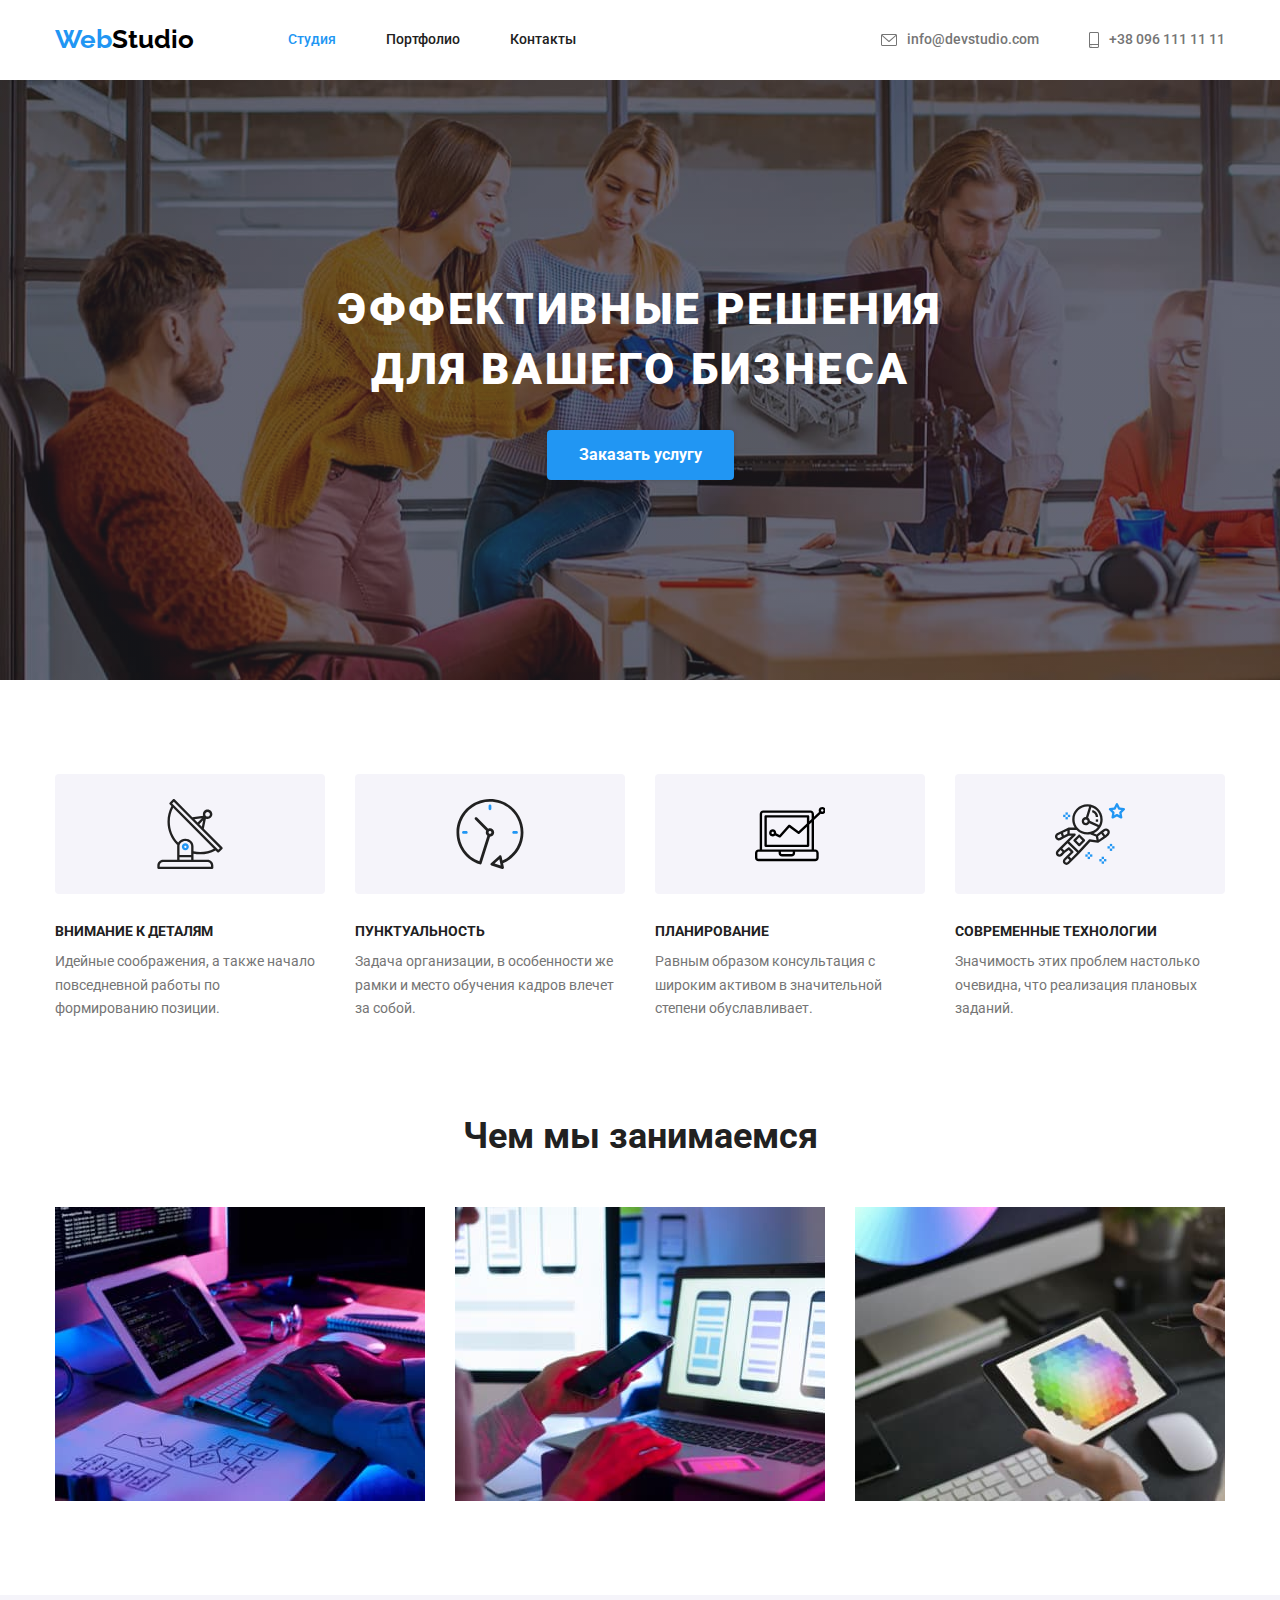
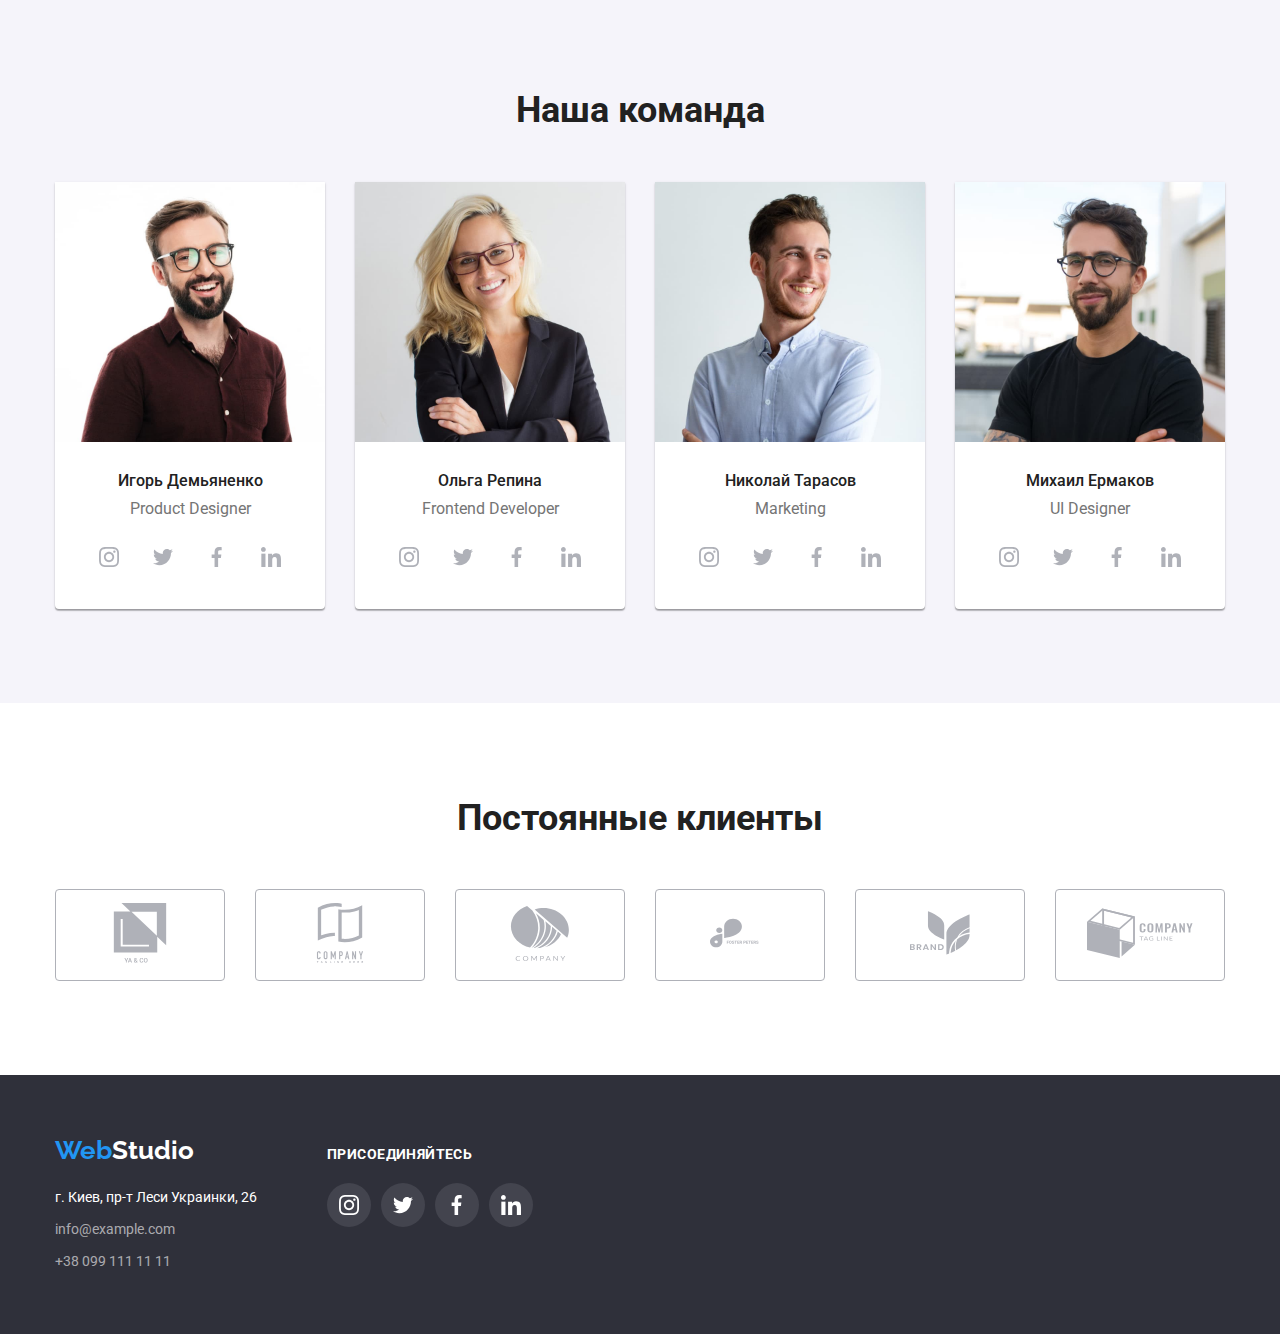
<file: index.html>
<!DOCTYPE html>
<html lang="ru">
  <head>
    <meta charset="UTF-8" />
    <meta http-equiv="X-UA-Compatible" content="IE=edge" />
    <meta name="viewport" content="width=device-width, initial-scale=1.0" />
    <title>WebStudio</title>
    <link rel="preconnect" href="https://fonts.googleapis.com" />
    <link rel="preconnect" href="https://fonts.gstatic.com" crossorigin />
    <link
      href="https://fonts.googleapis.com/css2?family=Raleway:wght@700&family=Roboto:wght@400;500;700;900&display=swap"
      rel="stylesheet"
    />
    <link
      rel="stylesheet"
      href="https://cdnjs.cloudflare.com/ajax/libs/modern-normalize/1.1.0/modern-normalize.min.css"
    />
    <link rel="stylesheet" href="./css/style.css" />
  </head>

  <!-- =========================Header===================================== -->
  <body>
    <header class="header">
      <div class="container header-container">
        <nav class="nav">
          <a class="nav-link" href="/"
            ><span class="span-logo">Web</span>Studio</a
          >
          <ul class="nav-list">
            <li class="nav-list-item">
              <a href="./index.html" class="nav-list-link link-current"
                >Студия</a
              >
            </li>
            <li class="nav-list-item">
              <a href="./portfolio.html" class="nav-list-link">Портфолио</a>
            </li>
            <li class="nav-list-item">
              <a href="" class="nav-list-link">Контакты</a>
            </li>
          </ul>
        </nav>

        <ul class="contacts">
          <li class="contacts-list">
            <a
              aria-label="Иконка конверта"
              class="contacts-list-item"
              href="mailto:info@devstudio.com"
            >
              <svg class="envelope" width="16" height="12">
                <use href="./images/for-sprite/sprite.svg#icon-envelope"></use>
              </svg>
              info@devstudio.com</a
            >
          </li>
          <li class="contacts-list">
            <a
              aria-label="Иконка телефона"
              class="contacts-list-item"
              href="tel:+380961111111"
            >
              <svg class="smartphone" width="10" height="16">
                <use
                  href="./images/for-sprite/sprite.svg#icon-smartphone"
                ></use>
              </svg>
              +38 096 111 11 11
            </a>
          </li>
        </ul>
      </div>
    </header>
    <main>
      <!--=======================hero=========================================-->
      <section class="hero-section">
        <div class="container">
          <h1 class="hero-title">Эффективные решения для вашего бизнеса</h1>
          <button type="button" class="hero-btn">Заказать услугу</button>
        </div>
      </section>

      <!--=======================features===================================-->
      <section class="features-section">
        <div class="features container">
          <h2 class="visually-hidden">Наши сильные стороны</h2>
          <ul class="features-list">
            <li class="features-list-item">
              <div class="features-icon-container">
                <svg class="features-icon">
                  <use href="./images/for-sprite/sprite.svg#icon-antenna"></use>
                </svg>
              </div>
              <h3 class="features-title">Внимание к деталям</h3>
              <p class="features-text">
                Идейные соображения, а также начало повседневной работы по
                формированию позиции.
              </p>
            </li>
            <li class="features-list-item">
              <div class="features-icon-container">
                <svg class="features-icon">
                  <use href="./images/for-sprite/sprite.svg#icon-clock"></use>
                </svg>
              </div>
              <h3 class="features-title">Пунктуальность</h3>
              <p class="features-text">
                Задача организации, в особенности же рамки и место обучения
                кадров влечет за собой.
              </p>
            </li>
            <li class="features-list-item">
              <div class="features-icon-container">
                <svg class="features-icon">
                  <use href="./images/for-sprite/sprite.svg#icon-vector"></use>
                </svg>
              </div>
              <h3 class="features-title">Планирование</h3>
              <p class="features-text">
                Равным образом консультация с широким активом в значительной
                степени обуславливает.
              </p>
            </li>
            <li class="features-list-item">
              <div class="features-icon-container">
                <svg class="features-icon">
                  <use
                    href="./images/for-sprite/sprite.svg#icon-astronaut"
                  ></use>
                </svg>
              </div>
              <h3 class="features-title">Современные технологии</h3>
              <p class="features-text">
                Значимость этих проблем настолько очевидна, что реализация
                плановых заданий.
              </p>
            </li>
          </ul>
        </div>
      </section>
      <!--======================we-do=============================================-->
      <section class="we-do-section section">
        <div class="container">
          <h2 class="we-do-title section-title">Чем мы занимаемся</h2>
          <ul class="we-do-list list">
            <li class="we-do-list-item">
              <img
                src="./images/box1.jpg"
                alt="Разработка сайтов"
                width="370"
                height="294"
              />
            </li>
            <li class="we-do-list-item">
              <img
                src="./images/box2.jpg"
                alt="Разработка мобильных приложений"
                width="370"
                height="294"
              />
            </li>
            <li class="we-do-list-item">
              <img
                src="./images/box3.jpg"
                alt="Дизайн"
                width="370"
                height="294"
              />
            </li>
          </ul>
        </div>
      </section>
      <!--======================our-team====================================================-->
      <section class="our-team-section section">
        <div class="our-team-container container">
          <h2 class="our-team-title section-title">Наша команда</h2>
          <ul class="our-team-list list">
            <li class="our-team-list-item">
              <img
                src="./images/teamcard1.jpg"
                alt="Дизайнер"
                width="270"
                height="260"
              />
              <div class="our-team-div">
                <h3 class="section-title-list">Игорь Демьяненко</h3>
                <p class="our-team-text">Product Designer</p>
                <ul class="social-list">
                  <li class="social-list-item">
                    <a class="social-list-link" href="">
                      <svg class="social-list-icon" width="20" height="20">
                        <use
                          href="./images/for-sprite/sprite.svg#icon-instagram"
                        ></use></svg
                    ></a>
                  </li>
                  <li class="social-list-item">
                    <a class="social-list-link" href="">
                      <svg class="social-list-icon" width="20" height="20">
                        <use
                          href="./images/for-sprite/sprite.svg#icon-twitter"
                        ></use></svg
                    ></a>
                  </li>
                  <li class="social-list-item">
                    <a class="social-list-link" href="">
                      <svg class="social-list-icon" width="20" height="20">
                        <use
                          href="./images/for-sprite/sprite.svg#icon-facebook"
                        ></use></svg
                    ></a>
                  </li>
                  <li class="social-list-item">
                    <a class="social-list-link" href="">
                      <svg class="social-list-icon" width="20" height="20">
                        <use
                          href="./images/for-sprite/sprite.svg#icon-linkedin"
                        ></use>
                      </svg>
                    </a>
                  </li>
                </ul>
              </div>
            </li>
            <li class="our-team-list-item">
              <img
                src="./images/teamcard2.jpg"
                alt="Разработчик"
                width="270"
                height="260"
              />
              <div class="our-team-div">
                <h3 class="section-title-list">Ольга Репина</h3>
                <p class="our-team-text">Frontend Developer</p>
                <ul class="social-list">
                  <li class="social-list-item">
                    <a class="social-list-link" href="">
                      <svg class="social-list-icon" width="20" height="20">
                        <use
                          href="./images/for-sprite/sprite.svg#icon-instagram"
                        ></use></svg
                    ></a>
                  </li>
                  <li class="social-list-item">
                    <a class="social-list-link" href="">
                      <svg class="social-list-icon" width="20" height="20">
                        <use
                          href="./images/for-sprite/sprite.svg#icon-twitter"
                        ></use></svg
                    ></a>
                  </li>
                  <li class="social-list-item">
                    <a class="social-list-link" href="">
                      <svg class="social-list-icon" width="20" height="20">
                        <use
                          href="./images/for-sprite/sprite.svg#icon-facebook"
                        ></use></svg
                    ></a>
                  </li>
                  <li class="social-list-item">
                    <a class="social-list-link" href="">
                      <svg class="social-list-icon" width="20" height="20">
                        <use
                          href="./images/for-sprite/sprite.svg#icon-linkedin"
                        ></use>
                      </svg>
                    </a>
                  </li>
                </ul>
              </div>
            </li>
            <li class="our-team-list-item">
              <img
                src="./images/teamcard3.jpg"
                alt="Маркетолог"
                width="270"
                height="260"
              />
              <div class="our-team-div">
                <h3 class="section-title-list">Николай Тарасов</h3>
                <p class="our-team-text">Marketing</p>
                <ul class="social-list">
                  <li class="social-list-item">
                    <a class="social-list-link" href="">
                      <svg class="social-list-icon" width="20" height="20">
                        <use
                          href="./images/for-sprite/sprite.svg#icon-instagram"
                        ></use></svg
                    ></a>
                  </li>
                  <li class="social-list-item">
                    <a class="social-list-link" href="">
                      <svg class="social-list-icon" width="20" height="20">
                        <use
                          href="./images/for-sprite/sprite.svg#icon-twitter"
                        ></use></svg
                    ></a>
                  </li>
                  <li class="social-list-item">
                    <a class="social-list-link" href="">
                      <svg class="social-list-icon" width="20" height="20">
                        <use
                          href="./images/for-sprite/sprite.svg#icon-facebook"
                        ></use></svg
                    ></a>
                  </li>
                  <li class="social-list-item">
                    <a class="social-list-link" href="">
                      <svg class="social-list-icon" width="20" height="20">
                        <use
                          href="./images/for-sprite/sprite.svg#icon-linkedin"
                        ></use>
                      </svg>
                    </a>
                  </li>
                </ul>
              </div>
            </li>
            <li class="our-team-list-item">
              <img
                src="./images/teamcard4.jpg"
                alt="Дизайнер"
                width="270"
                height="260"
              />
              <div class="our-team-div">
                <h3 class="section-title-list">Михаил Ермаков</h3>
                <p class="our-team-text">UI Designer</p>
                <ul class="social-list">
                  <li class="social-list-item">
                    <a class="social-list-link" href="">
                      <svg class="social-list-icon" width="20" height="20">
                        <use
                          href="./images/for-sprite/sprite.svg#icon-instagram"
                        ></use></svg
                    ></a>
                  </li>
                  <li class="social-list-item">
                    <a class="social-list-link" href="">
                      <svg class="social-list-icon" width="20" height="20">
                        <use
                          href="./images/for-sprite/sprite.svg#icon-twitter"
                        ></use></svg
                    ></a>
                  </li>
                  <li class="social-list-item">
                    <a class="social-list-link" href="">
                      <svg class="social-list-icon" width="20" height="20">
                        <use
                          href="./images/for-sprite/sprite.svg#icon-facebook"
                        ></use></svg
                    ></a>
                  </li>
                  <li class="social-list-item">
                    <a class="social-list-link" href="">
                      <svg class="social-list-icon" width="20" height="20">
                        <use
                          href="./images/for-sprite/sprite.svg#icon-linkedin"
                        ></use>
                      </svg>
                    </a>
                  </li>
                </ul>
              </div>
            </li>
          </ul>
        </div>
      </section>
    </main>

    <!-- =========================clients========================= -->
    <section class="section">
      <div class="container">
        <h2 class="clients-title section-title">Постоянные клиенты</h2>
        <ul class="clients-list">
          <li class="clients-list-item">
            <div class="clients-list-container">
              <a class="clients-list-link" href="">
                <svg class="clients-icon">
                  <use
                    href="./images/for-sprite/sprite.svg#icon-group1"
                  ></use></svg
              ></a>
            </div>
          </li>
          <li class="clients-list-item">
            <div class="clients-list-container">
              <a class="clients-list-link" href="">
                <svg class="clients-icon">
                  <use
                    href="./images/for-sprite/sprite.svg#icon-group2"
                  ></use></svg
              ></a>
            </div>
          </li>
          <li class="clients-list-item">
            <div class="clients-list-container">
              <a href="">
                <svg class="clients-icon">
                  <use
                    href="./images/for-sprite/sprite.svg#icon-group3"
                  ></use></svg
              ></a>
            </div>
          </li>
          <li class="clients-list-item">
            <div class="clients-list-container">
              <a class="clients-list-link" href="">
                <svg class="clients-icon">
                  <use
                    href="./images/for-sprite/sprite.svg#icon-group4"
                  ></use></svg
              ></a>
            </div>
          </li>
          <li class="clients-list-item">
            <div class="clients-list-container">
              <a class="clients-list-link" href="">
                <svg class="clients-icon">
                  <use
                    href="./images/for-sprite/sprite.svg#icon-group5"
                  ></use></svg
              ></a>
            </div>
          </li>
          <li class="clients-list-item">
            <div class="clients-list-container">
              <a class="clients-list-link" href="">
                <svg class="clients-icon">
                  <use
                    href="./images/for-sprite/sprite.svg#icon-group6"
                  ></use></svg
              ></a>
            </div>
          </li>
        </ul>
      </div>
    </section>
    <!-- =========================footer======================================================== -->
    <footer class="footer-section footer">
      <div class="container footer-container">
        <div>
          <a href="/" class="logo-link-footer link"
            ><span class="span-logo footer-logo">Web</span
            ><span class="footer-logo span-logo-footer">Studio</span></a
          >
          <address>
            <ul class="footer-list list">
              <li class="footer-list-item">
                <a
                  href="https://goo.gl/maps/m9XbSz5AdhFNor2G7"
                  class="footer-text link address"
                  >г. Киев, пр-т Леси Украинки, 26</a
                >
              </li>
              <li class="footer-list-item">
                <a
                  href="mailto:info@example.com"
                  class="footer-email footer-address link"
                  >info@example.com</a
                >
              </li>
              <li class="footer-list-item">
                <a href="tel:+380991111111" class="footer-address link"
                  >+38 099 111 11 11</a
                >
              </li>
            </ul>
          </address>
        </div>

        <div class="footer-social-container">
          <h3 class="footer-social-title">присоединяйтесь</h3>
          <ul class="footer-social-list">
            <li class="footer-social-list-item">
              <a class="footer-social-list-link" href="">
                <svg class="footer-social-list-icon" width="20" height="20">
                  <use
                    href="./images/for-sprite/sprite.svg#icon-instagram"
                  ></use></svg
              ></a>
            </li>
            <li class="footer-social-list-item">
              <a class="footer-social-list-link" href="">
                <svg class="footer-social-list-icon" width="20" height="20">
                  <use
                    href="./images/for-sprite/sprite.svg#icon-twitter"
                  ></use></svg
              ></a>
            </li>
            <li class="footer-social-list-item">
              <a class="footer-social-list-link" href="">
                <svg class="footer-social-list-icon" width="20" height="20">
                  <use
                    href="./images/for-sprite/sprite.svg#icon-facebook"
                  ></use></svg
              ></a>
            </li>
            <li class="footer-social-list-item">
              <a class="footer-social-list-link" href="">
                <svg class="footer-social-list-icon" width="20" height="20">
                  <use
                    href="./images/for-sprite/sprite.svg#icon-linkedin"
                  ></use>
                </svg>
              </a>
            </li>
          </ul>
        </div>
      </div>
    </footer>
  </body>
</html>
</file>
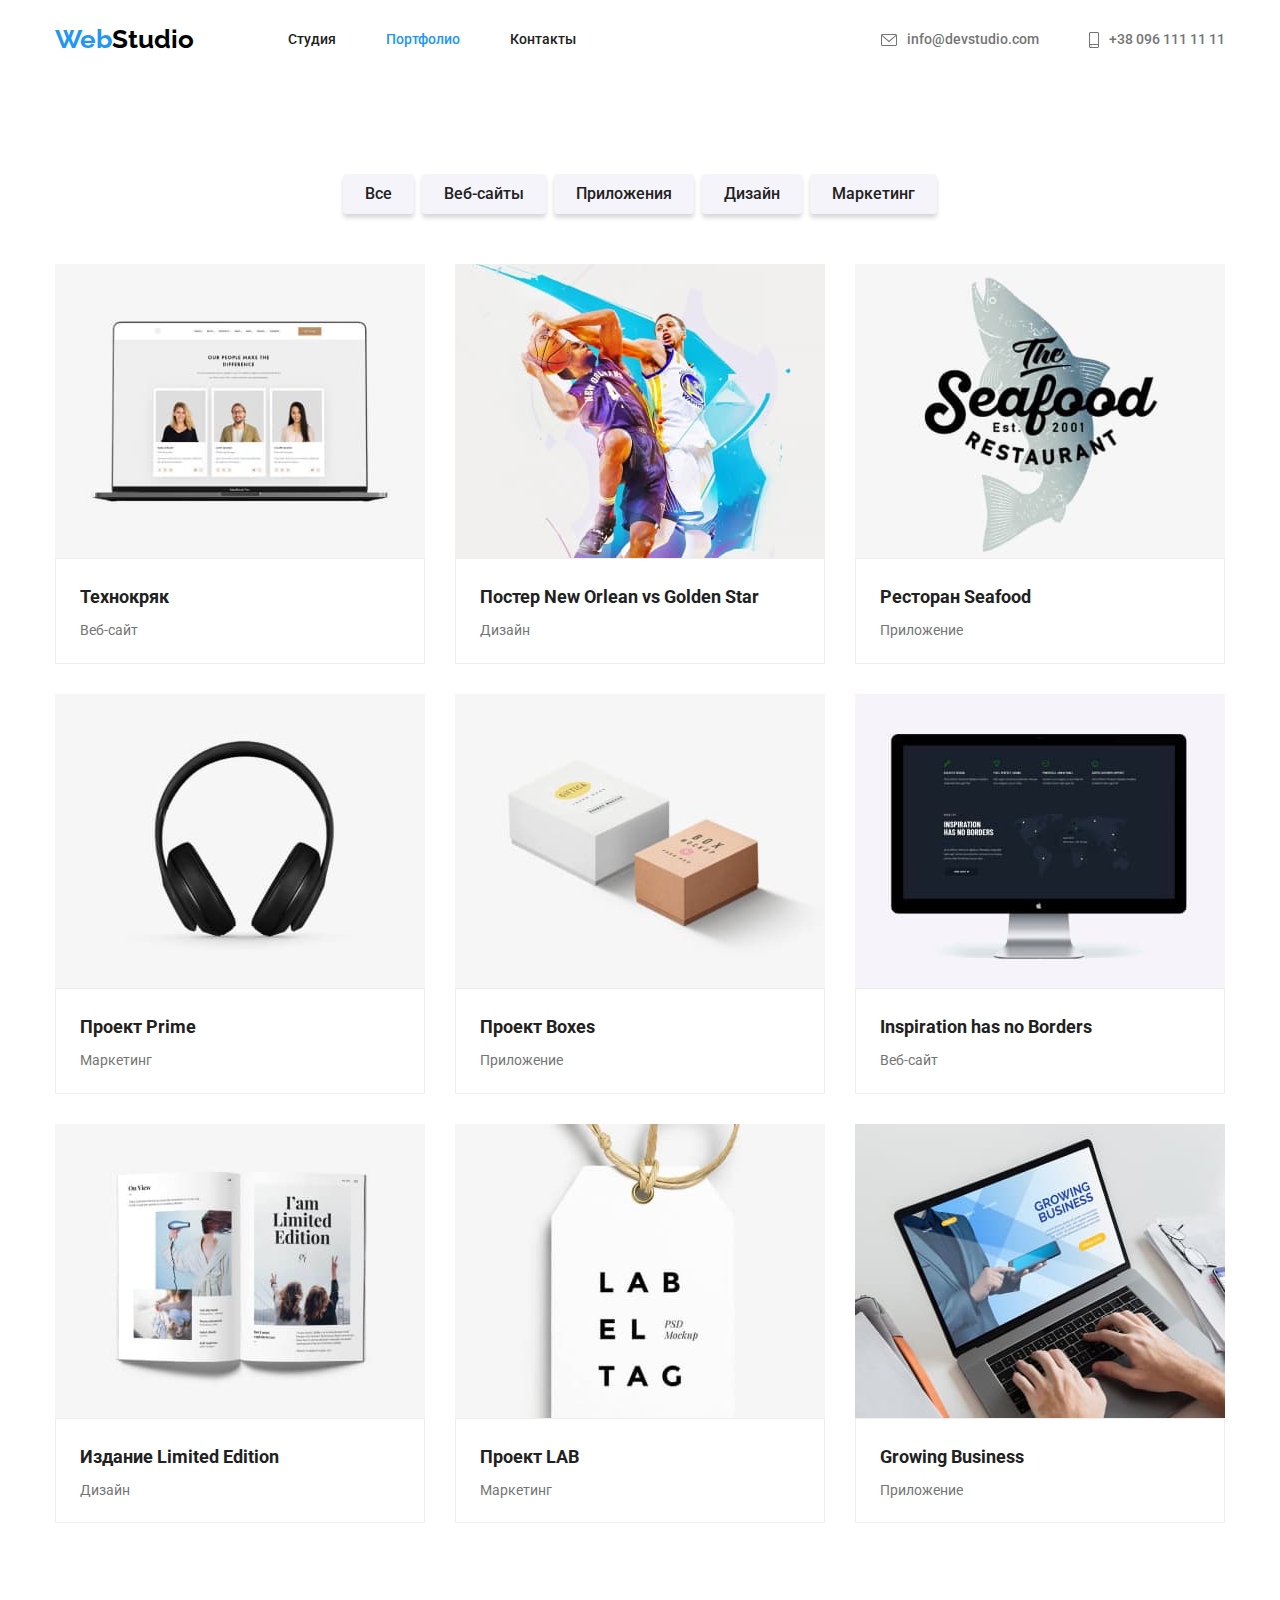
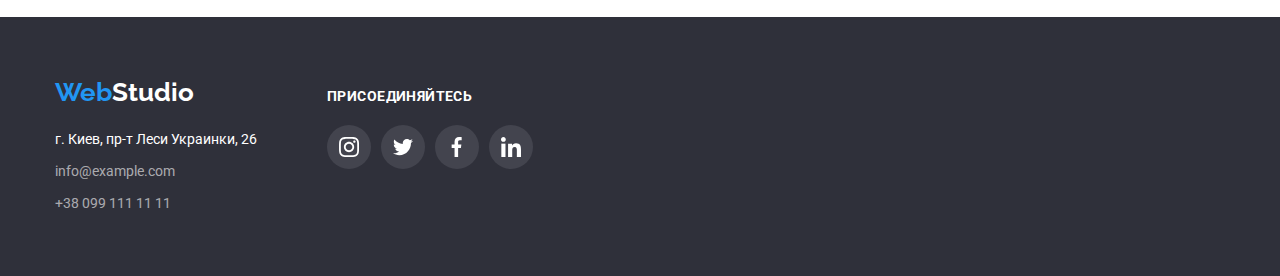
<file: portfolio.html>
<!DOCTYPE html>
<html lang="ru">
  <head>
    <meta charset="UTF-8" />
    <meta http-equiv="X-UA-Compatible" content="IE=edge" />
    <meta name="viewport" content="width=device-width, initial-scale=1.0" />
    <title>portfolio</title>
    <link rel="preconnect" href="https://fonts.googleapis.com" />
    <link rel="preconnect" href="https://fonts.gstatic.com" crossorigin />
    <link
      href="https://fonts.googleapis.com/css2?family=Raleway:wght@700&family=Roboto:wght@400;500;700;900&display=swap"
      rel="stylesheet"
    />
    <link
      rel="stylesheet"
      href="https://cdnjs.cloudflare.com/ajax/libs/modern-normalize/1.1.0/modern-normalize.min.css"
    />
    <link rel="stylesheet" href="./css/style.css" />
  </head>
  <body>
    <!--============================header-portfolio==================================================== -->
    <header class="header">
      <div class="container header-container">
        <nav class="nav">
          <a class="nav-link" href="/"
            ><span class="span-logo">Web</span>Studio</a
          >
          <ul class="nav-list">
            <li class="nav-list-item">
              <a href="./index.html" class="nav-list-link">Студия</a>
            </li>
            <li class="nav-list-item">
              <a href="./portfolio.html" class="nav-list-link link-current"
                >Портфолио</a
              >
            </li>
            <li class="nav-list-item">
              <a href="" class="nav-list-link">Контакты</a>
            </li>
          </ul>
        </nav>

        <ul class="contacts">
          <li class="contacts-list">
            <a
              aria-label="Иконка конверта"
              class="contacts-list-item"
              href="mailto:info@devstudio.com"
            >
              <svg class="envelope" width="16" height="12">
                <use href="./images/for-sprite/sprite.svg#icon-envelope"></use>
              </svg>
              info@devstudio.com</a
            >
          </li>
          <li class="contacts-list">
            <a
              aria-label="Иконка телефона"
              class="contacts-list-item"
              href="tel:+380961111111"
            >
              <svg class="smartphone" width="10" height="16">
                <use
                  href="./images/for-sprite/sprite.svg#icon-smartphone"
                ></use>
              </svg>
              +38 096 111 11 11
            </a>
          </li>
        </ul>
      </div>
    </header>
    <main>
      <!--===========================our projects=======================================================-->
      <section class="project-section section">
        <div class="container">
          <h1 class="visually-hidden">Our projects</h1>

          <ul class="our-projects-btn-list">
            <li class="portfolio portfolio-btn-item">
              <button class="portfolio-btn" type="button">Все</button>
            </li>
            <li class="portfolio portfolio-btn-item">
              <button class="portfolio-btn" type="button">Веб-сайты</button>
            </li>
            <li class="portfolio portfolio-btn-item">
              <button class="portfolio-btn" type="button">Приложения</button>
            </li>
            <li class="portfolio-btn-item">
              <button class="portfolio-btn" type="button">Дизайн</button>
            </li>
            <li class="portfolio portfolio-btn-item">
              <button class="portfolio-btn" type="button">Маркетинг</button>
            </li>
          </ul>

          <ul class="portfolio-list">
            <li class="portfolio-list-item">
              <a href="" class="portfolio-list-link"
                ><img
                  src="./images/page-portpholio/тexнокряк.jpg"
                  alt="Технокряк"
                  width="370"
                  height="294"
                />
                <div class="portfolio-div">
                  <h2 class="portfolio-list-title">Технокряк</h2>
                  <p class="portfolio-text">Веб-сайт</p>
                </div>
              </a>
            </li>
            <li class="portfolio-list-item">
              <a href="" class="portfolio-list-link"
                ><img
                  src="./images/page-portpholio/постер.jpg"
                  alt="Постер"
                  width="370"
                  height="294"
                />
                <div class="portfolio-div">
                  <h2 class="portfolio-list-title">
                    Постер New Orlean vs Golden Star
                  </h2>
                  <p class="portfolio-text">Дизайн</p>
                </div>
              </a>
            </li>
            <li class="portfolio-list-item">
              <a href="" class="portfolio-list-link"
                ><img
                  src="./images/page-portpholio/ресторан.jpg"
                  alt="Ресторан"
                  width="370"
                  height="294"
                />
                <div class="portfolio-div">
                  <h2 class="portfolio-list-title">Ресторан Seafood</h2>
                  <p class="portfolio-text">Приложение</p>
                </div>
              </a>
            </li>
            <li class="portfolio-list-item">
              <a href="" class="portfolio-list-link"
                ><img
                  src="./images/page-portpholio/prime.jpg"
                  alt="Проект Prime"
                  width="370"
                  height="294"
                />
                <div class="portfolio-div">
                  <h2 class="portfolio-list-title">Проект Prime</h2>
                  <p class="portfolio-text">Маркетинг</p>
                </div>
              </a>
            </li>
            <li class="portfolio-list-item">
              <a href="" class="portfolio-list-link">
                <img
                  src="./images/page-portpholio/boxes.jpg"
                  alt="Проект Boxes"
                  width="370"
                  height="294"
                />
                <div class="portfolio-div">
                  <h2 class="portfolio-list-title">Проект Boxes</h2>
                  <p class="portfolio-text">Приложение</p>
                </div>
              </a>
            </li>
            <li class="portfolio-list-item">
              <a href="" class="portfolio-list-link">
                <img
                  src="./images/page-portpholio/inspiration.jpg"
                  alt="Inspiration has no Borders"
                  width="370"
                  height="294"
                />
                <div class="portfolio-div">
                  <h2 class="portfolio-list-title">
                    Inspiration has no Borders
                  </h2>
                  <p class="portfolio-text">Веб-сайт</p>
                </div>
              </a>
            </li>
            <li class="portfolio-list-item">
              <a href="" class="portfolio-list-link">
                <img
                  src="./images/page-portpholio/limitededition.jpg"
                  alt="Издание Limited Edition"
                  width="370"
                  height="294"
                />
                <div class="portfolio-div">
                  <h2 class="portfolio-list-title">Издание Limited Edition</h2>
                  <p class="portfolio-text">Дизайн</p>
                </div>
              </a>
            </li>
            <li class="portfolio-list-item">
              <a href="" class="portfolio-list-link"
                ><img
                  src="./images/page-portpholio/lab.jpg"
                  alt="Проект LAB"
                  width="370"
                  height="294"
                />
                <div class="portfolio-div">
                  <h2 class="portfolio-list-title">Проект LAB</h2>
                  <p class="portfolio-text">Маркетинг</p>
                </div>
              </a>
            </li>
            <li class="portfolio-list-item">
              <a href="" class="portfolio-list-link"
                ><img
                  src="./images/page-portpholio/growingbusiness.jpg"
                  alt="Growing Business"
                  width="370"
                  height="294"
                />
                <div class="portfolio-div">
                  <h2 class="portfolio-list-title">Growing Business</h2>
                  <p class="portfolio-text">Приложение</p>
                </div>
              </a>
            </li>
          </ul>
        </div>
      </section>
    </main>
    <!-- ================================footer-portfolio================================================= -->
    <footer class="footer-section footer">
      <div class="container footer-container">
        <div>
          <a href="/" class="logo-link-footer link"
            ><span class="span-logo footer-logo">Web</span
            ><span class="footer-logo span-logo-footer">Studio</span></a
          >
          <address>
            <ul class="footer-list list">
              <li class="footer-list-item">
                <a
                  href="https://goo.gl/maps/m9XbSz5AdhFNor2G7"
                  class="footer-text link address"
                  >г. Киев, пр-т Леси Украинки, 26</a
                >
              </li>
              <li class="footer-list-item">
                <a
                  href="mailto:info@example.com"
                  class="footer-email footer-address link"
                  >info@example.com</a
                >
              </li>
              <li class="footer-list-item">
                <a href="tel:+380991111111" class="footer-address link"
                  >+38 099 111 11 11</a
                >
              </li>
            </ul>
          </address>
        </div>

        <div class="footer-social-container">
          <h3 class="footer-social-title">присоединяйтесь</h3>
          <ul class="footer-social-list">
            <li class="footer-social-list-item">
              <a class="footer-social-list-link" href="">
                <svg class="footer-social-list-icon" width="20" height="20">
                  <use
                    href="./images/for-sprite/sprite.svg#icon-instagram"
                  ></use></svg
              ></a>
            </li>
            <li class="footer-social-list-item">
              <a class="footer-social-list-link" href="">
                <svg class="footer-social-list-icon" width="20" height="20">
                  <use
                    href="./images/for-sprite/sprite.svg#icon-twitter"
                  ></use></svg
              ></a>
            </li>
            <li class="footer-social-list-item">
              <a class="footer-social-list-link" href="">
                <svg class="footer-social-list-icon" width="20" height="20">
                  <use
                    href="./images/for-sprite/sprite.svg#icon-facebook"
                  ></use></svg
              ></a>
            </li>
            <li class="footer-social-list-item">
              <a class="footer-social-list-link" href="">
                <svg class="footer-social-list-icon" width="20" height="20">
                  <use
                    href="./images/for-sprite/sprite.svg#icon-linkedin"
                  ></use>
                </svg>
              </a>
            </li>
          </ul>
        </div>
      </div>
    </footer>
  </body>
</html>
</file>
<file: css/style.css>
:root {
  --primary-text-color: #212121;
  --secondary-text-color: #757575;
  --accent-text-color: #2196f3;
  --black-background-text-color: #ffffff;
  --logo-text-color: #000000;
  --primary-background: rgba(0, 0, 0, 0, 25);
  --secondary-background: #ececec;
  --black-background: #2f303a;
  --blue-background: #2196f3;
  --icon-fill: #afb1b8;
}

body {
  font-family: "Roboto", sans-serif;
  color: var(--primarytextcolor);
}

a {
  text-decoration: none;
}

h1,
h2,
h3,
h4,
h5,
h6,
p {
  margin: 0px;
  padding: 0px;
}

li {
  list-style: none;
}

a {
  text-decoration: none;
}

ul,
ol {
  margin-top: 0px;
  margin-bottom: 0px;
  padding-left: 0px;
  list-style: none;
}

img {
  display: block;
}

.visually-hidden {
  position: absolute;
  width: 1px;
  height: 1px;
  margin: -1px;
  padding: 0;
  overflow: hidden;
  border: 0;
  clip: rect(0 0 0 0);
}

.container {
  width: 1200px;
  padding-left: 15px;
  padding-right: 15px;
  margin-left: auto;
  margin-right: auto;
}

.section {
  padding-top: 94px;
  padding-bottom: 94px;
}

.section-title {
  font-weight: 700;
  font-size: 36px;
  line-height: 1.17;
  color: var(--primary-text-color);
}

/* ================================header============================================= */

.header-container {
  display: flex;
  justify-content: space-between;
  align-items: center;
}

.header {
  text-align: center;
}

.nav-link {
  display: inline-block;
  margin-top: 24px;
  margin-bottom: 24px;
  font-family: "Raleway", sans-serif;
  font-size: 26px;
  text-align: center;
  line-height: 1.19;
  font-weight: 700;
  color: var(--logo-text-color);
  margin-right: 94px;
}

.span-logo {
  color: var(--accent-text-color);
}

.nav {
  display: flex;
  justify-content: space-between;
}

.nav-list {
  display: flex;
  justify-content: space-between;
  align-items: center;
}

.nav-list-item:not(:last-child) {
  margin-right: 50px;
}
/* 
.nav-list-item::after {
  content: "";
  display: block;
  background-color: var(--accent-text-color);
  width: 60px;
  height: 2px;
} */

.nav-list-link {
  display: block;
  font-size: 14px;
  font-weight: 500;
  line-height: 1.14;
  color: var(--primary-text-color);
  padding-top: 32px;
  padding-bottom: 32px;
}

.link-current {
  color: var(--accent-text-color);
}

.nav-list :hover,
.nav-list :focus {
  color: var(--accent-text-color);
}

.contacts {
  display: flex;
  justify-content: space-between;
}

/* .contacts-list {
  display: flex;
  align-items: center;
} */

.contacts-list-item {
  display: flex;
  align-items: center;
  font-style: normal;
  font-size: 14px;
  font-weight: 500;
  line-height: 1.14;
  color: var(--secondary-text-color);
}

.contacts-list-item:hover,
.contacts-list-item:focus {
  color: var(--accent-text-color);
}

.envelope {
  fill: var(--secondary-text-color);
  margin-right: 10px;
}

.contacts-list-item:hover .envelope,
.contacts-list-item:focus .envelope {
  fill: var(--accent-text-color);
}

.smartphone {
  fill: var(--secondary-text-color);
  margin-right: 10px;
}

.contacts-list-item:hover .smartphone,
.contacts-list-item:focus .smartphone {
  fill: var(--accent-text-color);
}

.contacts-list {
  display: flex;
  align-items: center;
  justify-content: space-between;
}

.contacts-list:not(:last-child) {
  margin-right: 50px;
}

/* =======================================hero============================================ */
.hero-section {
  background-color: var(--black-background);
  background-image: linear-gradient(
      rgba(47, 48, 58, 0.4),
      rgba(47, 48, 58, 0.4)
    ),
    url(../images/background-image.jpg);
  background-repeat: no-repeat;
  background-size: cover;
  max-width: 1600px;
  margin-left: auto;
  margin-right: auto;
  padding-top: 200px;
  padding-bottom: 200px;
}

.hero-title {
  font-family: Roboto;
  font-size: 44px;
  font-weight: 900;
  line-height: 1.36;
  color: var(--black-background-text-color);
  max-width: 696px;
  text-align: center;
  text-transform: uppercase;
  letter-spacing: 0.06em;
  margin: 0px auto;
  margin-bottom: 30px;
}

.hero-btn {
  display: block;
  font-weight: 700;
  font-size: 16px;
  line-height: 1.88;
  color: var(--black-background-text-color);
  background: var(--blue-background);
  box-shadow: 0px 0px 4px rgba(0, 0, 0, 0.15);
  border-radius: 4px;
  border: none;
  height: 50px;
  padding-left: 32px;
  padding-right: 32px;
  margin: 0px auto;
}

.hero-btn:hover,
.hero-btn:focus {
  background-color: #188ce8;
}

.hero-btn {
  cursor: pointer;
}

/* ========================features====================================== */
.features-section {
  padding-top: 94px;
}

.features-list {
  display: flex;
}

.features-title {
  font-weight: 700;
  font-size: 14px;
  line-height: 1.14;
  text-transform: uppercase;
  color: var(--primary-text-color);
  margin-bottom: 10px;
}

.features-text {
  font-weight: 400;
  font-size: 14px;
  line-height: 1.71;
  color: var(--secondary-text-color);
}

.features-list-item:not(:last-child) {
  margin-right: 30px;
}

.features-icon {
  width: 70px;
  height: 70px;
  margin-right: auto;
  margin-left: auto;
}

.features-icon-container {
  display: flex;
  align-items: center;
  background-color: #f5f4fa;
  border-radius: 4px;
  width: 270px;
  height: 120px;
  margin-bottom: 30px;
}

/* ============================we-do=============================================== */

.we-do-list {
  display: flex;
}

.we-do-list-item:not(:last-child) {
  margin-right: 30px;
}

.we-do-title {
  margin-bottom: 50px;
  text-align: center;
}

/* ===========================our-team============================================= */

.our-team-section {
  background-color: #f5f4fa;
}
.section-title-list {
  font-weight: 500;
  font-size: 16px;
  line-height: 1.17;
  color: var(--primary-text-color);
  text-align: center;
  margin-bottom: 10px;
}
.our-team-text {
  font-weight: 400;
  font-size: 16px;
  line-height: 1.17;
  color: var(--secondary-text-color);
  text-align: center;
  margin-bottom: 16px;
}

.our-team-title {
  margin-bottom: 50px;
  text-align: center;
}

.our-team-list {
  display: flex;
}

.our-team-list-item {
  background-color: #ffffff;
  box-shadow: 0px 1px 3px 0px rgba(0, 0, 0, 0.12),
    0px 1px 1px 0px rgba(0, 0, 0, 0.14), 0px 2px 1px 0px rgba(0, 0, 0, 0.2);
  border-radius: 0px 0px 4px 4px;
}

.our-team-list-item:not(:last-child) {
  margin-right: 30px;
}
.our-team-div {
  padding-top: 30px;
  padding-bottom: 30px;
}

.social-list {
  display: flex;
  align-items: center;
  justify-content: center;
}

.social-list-item + .social-list-item {
  margin-left: 10px;
}

.social-list-link {
  display: flex;
  justify-content: center;
  align-items: center;
  width: 44px;
  height: 44px;
  border-radius: 50%;
  background-color: var(--black-background-text-color);
}

.social-list-icon {
  fill: var(--icon-fill);
}

.social-list-link:hover,
.social-list-link:focus {
  background-color: var(--blue-background);
}

.social-list-link:hover .social-list-icon,
.social-list-link:focus .social-list-icon {
  fill: var(--black-background-text-color);
}

/* ==============================clients==================================== */
.clients-title {
  text-align: center;
  margin-bottom: 50px;
}

.clients-list-container {
  display: flex;
  justify-content: center;
  align-items: center;
  width: 170px;
  height: 92px;
  border: 1px solid var(--icon-fill);
  border-radius: 4px;
}

.clients-list-container:hover,
.clients-list-container:focus {
  border: 1px solid var(--accent-text-color);
  box-shadow: 0px 4px 4px 0px rgba(0, 0, 0, 0.25);
}

.clients-list-container:hover .clients-icon,
.clients-list-container:focus .clients-icon {
  fill: var(--accent-text-color);
}

.clients-list {
  display: flex;
  justify-content: space-between;
}

.clients-icon {
  fill: var(--icon-fill);
  width: 106px;
  height: 60px;
}
/* ==============================footer=============================================== */
.footer {
  background-color: var(--black-background);
  color: var(--black-background-text-color);
  padding-top: 60px;
  padding-bottom: 60px;
}
.footer-container {
  display: flex;
  align-items: baseline;
}

.logo-link-footer {
  margin-bottom: 20px;
  display: block;
  font-family: "Raleway", sans-serif;
  font-size: 26px;
  line-height: 1.19;
  font-weight: 700;
  color: var(--logo-text-color);
}

.footer-text {
  font-weight: 400;
  font-size: 14px;
  line-height: 1.71;
  color: var(--black-background-text-color);
  font-style: normal;
}

.footer-list-item:not(:last-child) {
  margin-bottom: 8px;
}

.footer-address {
  font-weight: 400;
  font-size: 14px;
  line-height: 1.71;
  color: rgba(255, 255, 255, 0.6);
  font-style: normal;
}

.footer-address:hover,
.footer-address:focus {
  color: var(--accent-text-color);
}

.address:hover,
.address:focus {
  color: var(--accent-text-color);
}

.span-logo-footer {
  color: var(--black-background-text-color);
}

.footer-social-container {
  margin-left: 70px;
}

.footer-social-title {
  font-size: 14px;
  font-weight: 700;
  line-height: 1.18;
  letter-spacing: 0.03em;
  margin-bottom: 20px;
  text-transform: uppercase;
}

.footer-social-list-link .footer-social-list-icon {
  fill: var(--black-background-text-color);
}
.footer-social-list {
  display: flex;
  align-items: center;
  justify-content: space-between;
}

.footer-social-list-link {
  display: flex;
  justify-content: center;
  align-items: center;
  width: 44px;
  height: 44px;
  border-radius: 50%;
  background-color: rgba(250, 250, 259, 0.1);
}

.footer-social-list-link:hover,
.footer-social-list-link:focus {
  background-color: var(--blue-background);
}

.footer-social-list-link:hover .footer-social-list-icon,
.footer-social-list-link:focus .footer-social-list-icon {
  fill: var(--black-background-text-color);
}

.footer-social-list-item:not(:last-child) {
  margin-right: 10px;
}

/* =======================portfolio-main================================================================ */

.visually-hidden {
  position: absolute;
  width: 1px;
  height: 1px;
  margin: -1px;
  border: 0;
  padding: 0;

  white-space: nowrap;
  clip-path: inset(100%);
  clip: rect(0 0 0 0);
  overflow: hidden;
}

.portfolio-btn {
  font-weight: 500;
  font-size: 16px;
  line-height: 1.73;
  text-align: 1.73;
  color: var(--primary-text-color);
  background: #f5f4fa;
  box-shadow: 0px 4px 4px 0px rgba(0, 0, 0, 0.15);
  border-radius: 4px;
  padding: 6px 22px;
  border: #f5f4fa;
  cursor: pointer;
}

.portfolio-btn:hover,
.portfolio-btn:focus {
  color: var(--black-background-text-color);
  background-color: var(--blue-background);
}

.portfolio-btn-item:hover,
.portfolio-btn-item:focus {
  box-shadow: 0px 4px 4px rgba(0, 0, 0, 0.25);
}

/* ============================================== */
.portfolio-list {
  display: block;
}

.portfolio-list-item:nth-child(3n + 1) {
  margin-right: 30px;
}

.portfolio-list-item:nth-last-child(-n + 3) {
  margin-bottom: 0px;
}

.portfolio-list-item:hover,
.portfolio-list-item:focus {
  box-shadow: 0px 4px 4px rgba(0, 0, 0, 0.25);
}

.portfolio-list-link {
  display: block;
}

.portfolio-div {
  padding: 20px 24px 20px 24px;
  border: #eeeeee solid 0.5px;
}

.portfolio-project-par {
  text-align: left;
}

.our-projects-btn-list {
  display: flex;
  justify-content: center;
  margin-bottom: 50px;
}
.our-projects-btn-list > :not(:last-child) {
  margin-right: 8px;
}

.portfolio-list-title {
  font-size: 18px;
  line-height: 2;
  color: var(--primary-text-color);
  text-align: left;
  margin-bottom: 4px;
}

.portfolio-list {
  display: flex;
  flex-wrap: wrap;
}
.portfolio-list-item {
  width: 370px;
  margin-bottom: 30px;
}

.portfolio-list-item:not(:nth-child(3n)) {
  margin-right: 30px;
}

.portfolio-text {
  font-weight: 400;
  font-size: 14px;
  line-height: 1.71;
  color: var(--secondary-text-color);
}
</file>
